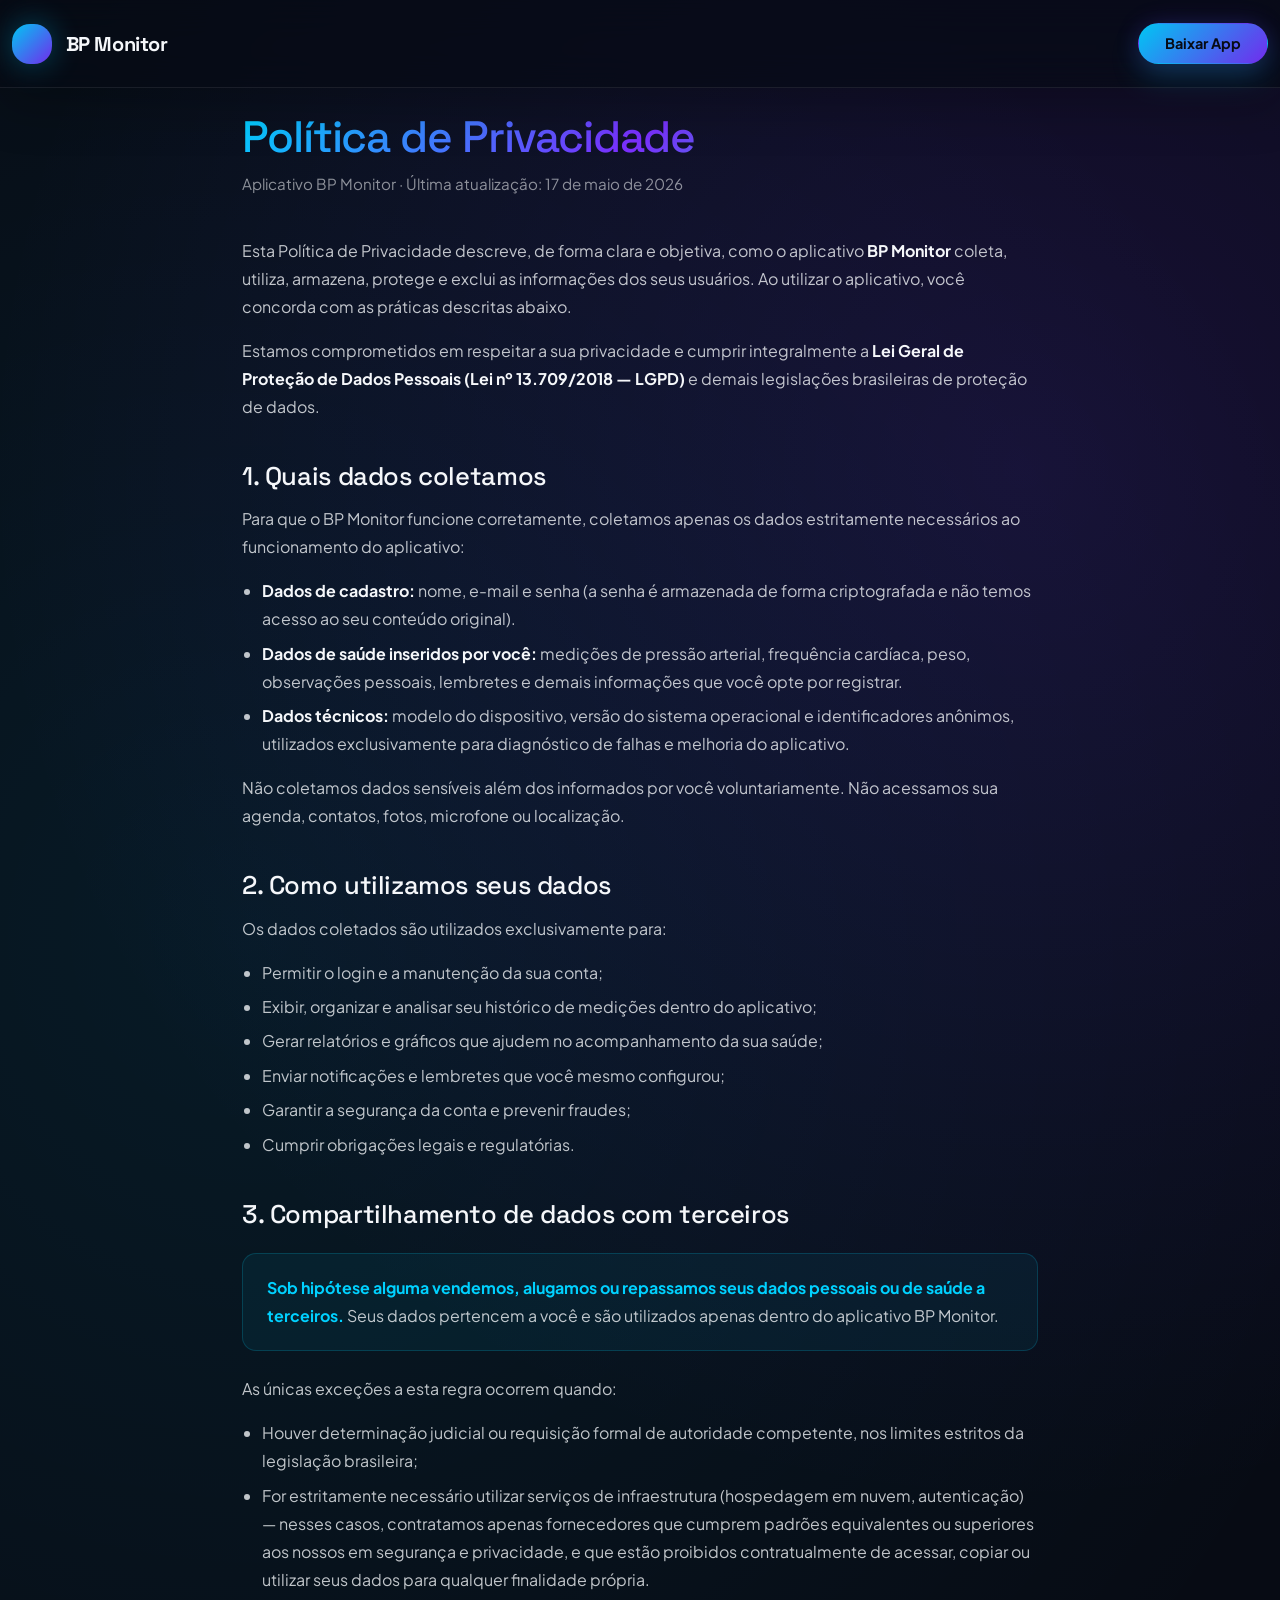
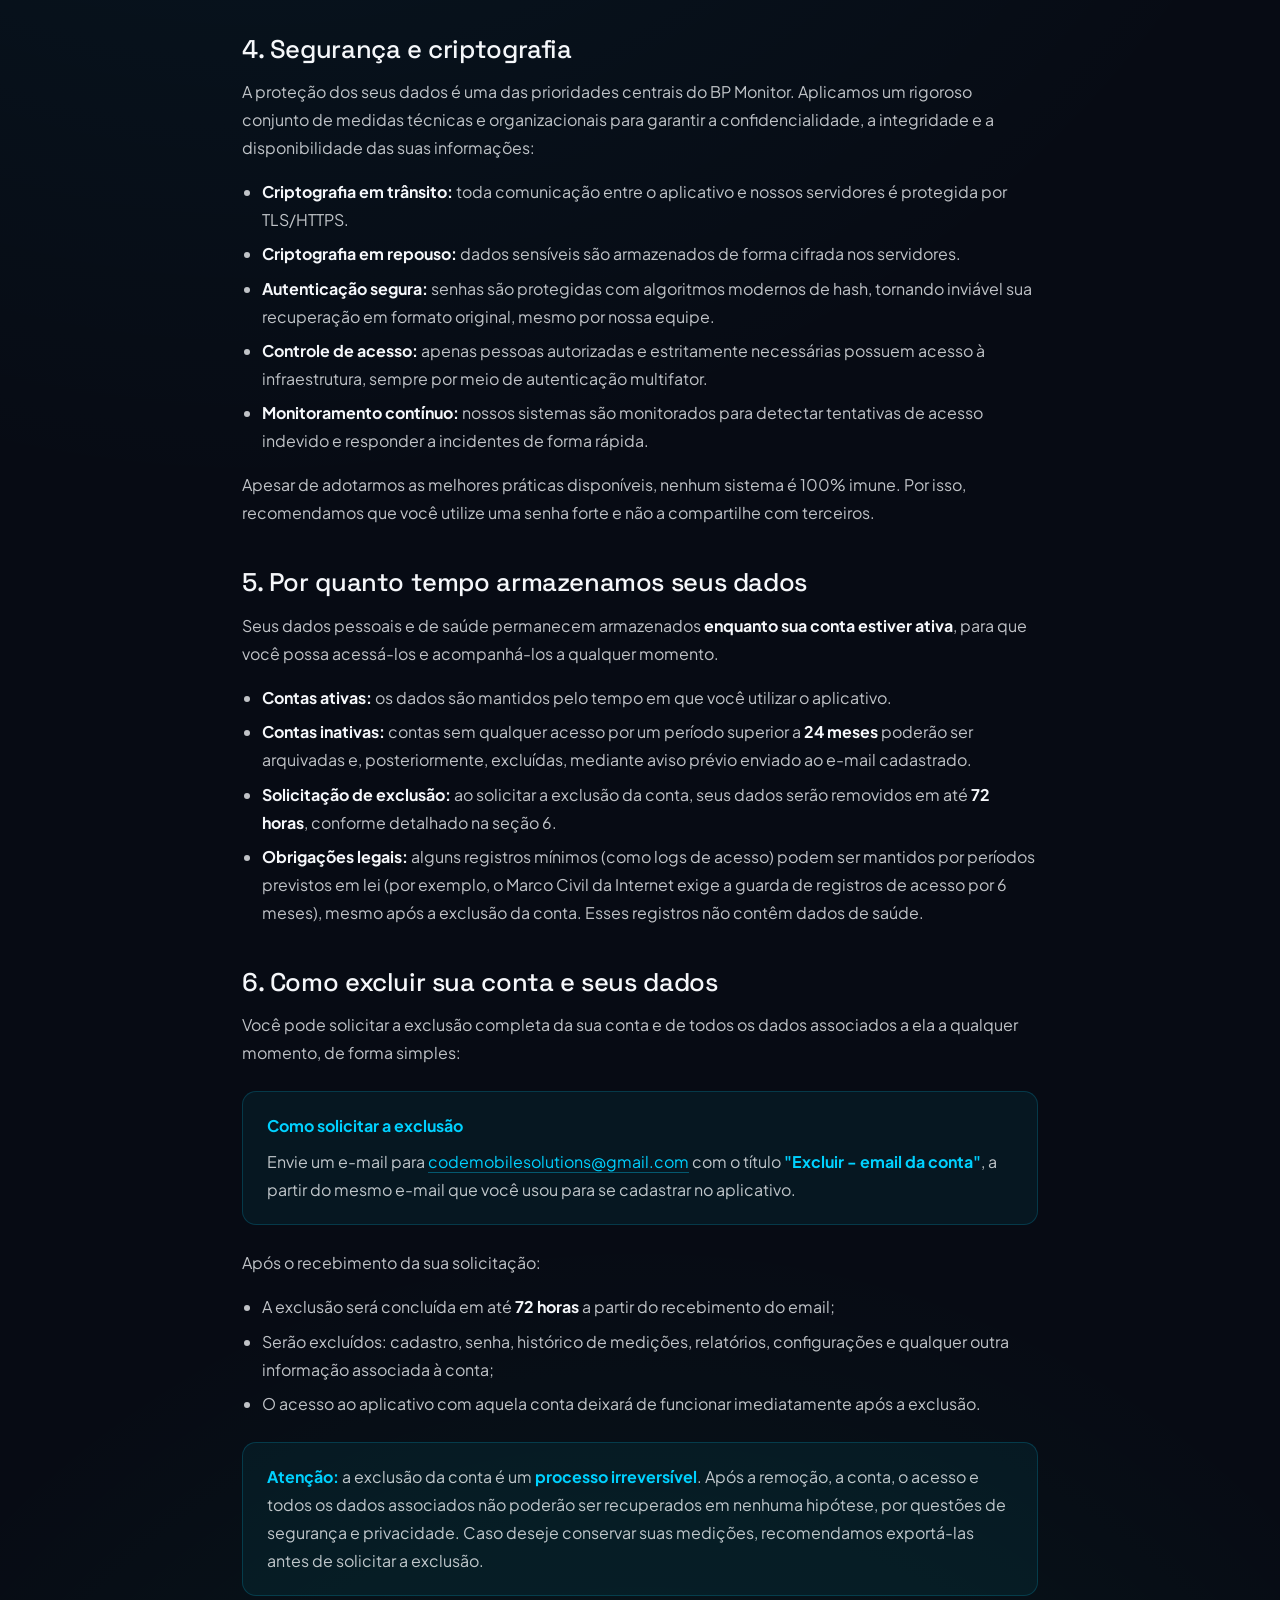
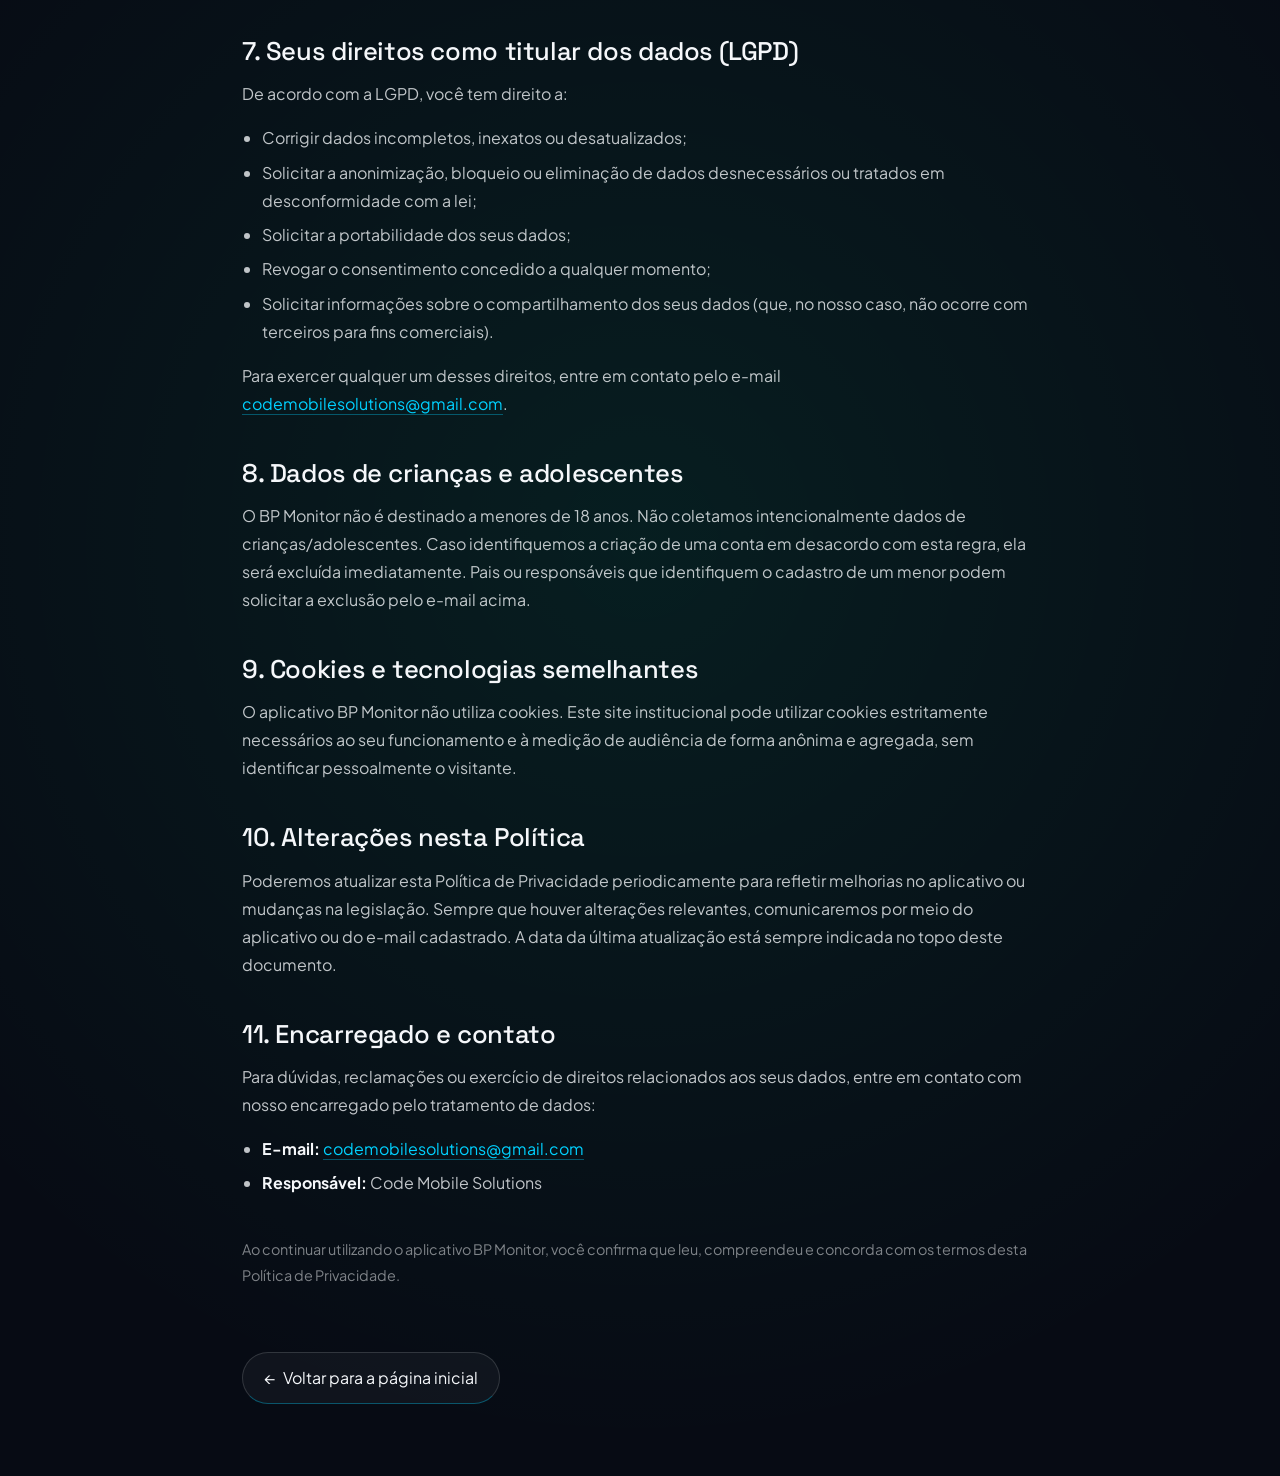
<file: privacidade.html>
<!DOCTYPE html>
<html lang="pt-BR">
<head>
  <meta charset="UTF-8">
  <meta name="viewport" content="width=device-width, initial-scale=1.0">
  <title>Política de Privacidade | BP Monitor</title>
  <meta name="description" content="Política de Privacidade do aplicativo BP Monitor. Saiba como protegemos seus dados, nossas práticas de segurança, retenção e exclusão de conta em conformidade com a LGPD.">
  <meta name="robots" content="index, follow">
  <meta name="theme-color" content="#070B14">

  <link rel="preconnect" href="https://fonts.googleapis.com">
  <link rel="preconnect" href="https://fonts.gstatic.com" crossorigin>
  <link href="https://fonts.googleapis.com/css2?family=Space+Grotesk:wght@400;500;700&family=Plus+Jakarta+Sans:wght@400;500;600;700;800&display=swap" rel="stylesheet">
  <link href="https://cdn.jsdelivr.net/npm/bootstrap@5.3.3/dist/css/bootstrap.min.css" rel="stylesheet" integrity="sha384-QWTKZyjpPEjISv5WaRU9OFeRpok6YctnYmDr5pNlyT2bRjXh0JMhjY6hW+ALEwIH" crossorigin="anonymous">
  <link rel="stylesheet" href="css/style.min.css">

  <style>
    .legal-shell {
      max-width: 860px;
      margin: 0 auto;
      padding: clamp(7rem, 12vh, 9rem) clamp(1.25rem, 4vw, 2rem) clamp(4rem, 8vh, 6rem);
      color: var(--text-primary, #F5F7FA);
      font-family: "Plus Jakarta Sans", system-ui, sans-serif;
      line-height: 1.75;
    }
    .legal-shell h1 {
      font-family: "Space Grotesk", system-ui, sans-serif;
      font-size: clamp(2rem, 4vw, 2.75rem);
      letter-spacing: -0.025em;
      line-height: 1.15;
      margin-bottom: 0.5rem;
      background: linear-gradient(135deg, #00D1FF 0%, #7B2EFF 50%, #00FFB2 100%);
      -webkit-background-clip: text;
      background-clip: text;
      color: transparent;
    }
    .legal-shell .legal-meta {
      color: rgba(245, 247, 250, 0.55);
      font-size: 0.95rem;
      margin-bottom: 2.5rem;
    }
    .legal-shell h2 {
      font-family: "Space Grotesk", system-ui, sans-serif;
      font-size: clamp(1.3rem, 2vw, 1.6rem);
      margin-top: 2.5rem;
      margin-bottom: 0.85rem;
      color: #F5F7FA;
      letter-spacing: -0.015em;
    }
    .legal-shell h3 {
      font-family: "Space Grotesk", system-ui, sans-serif;
      font-size: 1.1rem;
      margin-top: 1.5rem;
      margin-bottom: 0.5rem;
      color: #F5F7FA;
    }
    .legal-shell p,
    .legal-shell ul {
      color: rgba(245, 247, 250, 0.78);
      font-size: 1rem;
    }
    .legal-shell ul {
      padding-left: 1.25rem;
    }
    .legal-shell ul li {
      margin-bottom: 0.4rem;
    }
    .legal-shell a {
      color: #00D1FF;
      text-decoration: none;
      border-bottom: 1px solid rgba(0, 209, 255, 0.35);
      transition: color 0.2s, border-color 0.2s;
    }
    .legal-shell a:hover,
    .legal-shell a:focus-visible {
      color: #7B2EFF;
      border-bottom-color: #7B2EFF;
    }
    .legal-shell strong {
      color: #F5F7FA;
    }
    .legal-shell .legal-callout {
      background: rgba(0, 209, 255, 0.06);
      border: 1px solid rgba(0, 209, 255, 0.18);
      border-radius: 14px;
      padding: 1.25rem 1.5rem;
      margin: 1.5rem 0;
    }
    .legal-shell .legal-callout strong {
      color: #00D1FF;
    }
    .legal-back {
      display: inline-flex;
      align-items: center;
      gap: 0.5rem;
      margin-top: 3rem;
      padding: 0.7rem 1.3rem;
      border-radius: 999px;
      border: 1px solid rgba(245, 247, 250, 0.15);
      background: rgba(255, 255, 255, 0.04);
      color: #F5F7FA !important;
      text-decoration: none !important;
      transition: background 0.2s, border-color 0.2s, transform 0.2s;
    }
    .legal-back:hover {
      background: rgba(0, 209, 255, 0.1);
      border-color: rgba(0, 209, 255, 0.4);
      transform: translateY(-1px);
    }
  </style>
</head>
<body>
  <header style="position: relative; z-index: 1040;">
    <nav id="mainNav" class="navbar navbar-expand-lg fixed-top navbar-tech scrolled" style="z-index: 1040;">
      <div class="container">
        <a class="navbar-brand brand-mark" href="index.html" aria-label="BP Monitor - início" style="cursor: pointer;">
          <span class="brand-logo"><i class="bi bi-heart-pulse-fill"></i></span>
          <span>BP Monitor</span>
        </a>
        <a class="btn btn-sm btn-nav btn-primary-tech ms-auto" href="https://play.google.com/store/apps/details?id=br.codemobilesolutions.bpmonitor&hl=pt" target="_blank" rel="noopener noreferrer">Baixar App</a>
      </div>
    </nav>
  </header>

  <main>
    <article class="legal-shell">
      <h1>Política de Privacidade</h1>
      <p class="legal-meta">Aplicativo BP Monitor &middot; Última atualização: 17 de maio de 2026</p>

      <p>Esta Política de Privacidade descreve, de forma clara e objetiva, como o aplicativo <strong>BP Monitor</strong> coleta, utiliza, armazena, protege e exclui as informações dos seus usuários. Ao utilizar o aplicativo, você concorda com as práticas descritas abaixo.</p>

      <p>Estamos comprometidos em respeitar a sua privacidade e cumprir integralmente a <strong>Lei Geral de Proteção de Dados Pessoais (Lei nº 13.709/2018 — LGPD)</strong> e demais legislações brasileiras de proteção de dados.</p>

      <h2>1. Quais dados coletamos</h2>
      <p>Para que o BP Monitor funcione corretamente, coletamos apenas os dados estritamente necessários ao funcionamento do aplicativo:</p>
      <ul>
        <li><strong>Dados de cadastro:</strong> nome, e-mail e senha (a senha é armazenada de forma criptografada e não temos acesso ao seu conteúdo original).</li>
        <li><strong>Dados de saúde inseridos por você:</strong> medições de pressão arterial, frequência cardíaca, peso, observações pessoais, lembretes e demais informações que você opte por registrar.</li>
        <li><strong>Dados técnicos:</strong> modelo do dispositivo, versão do sistema operacional e identificadores anônimos, utilizados exclusivamente para diagnóstico de falhas e melhoria do aplicativo.</li>
      </ul>
      <p>Não coletamos dados sensíveis além dos informados por você voluntariamente. Não acessamos sua agenda, contatos, fotos, microfone ou localização.</p>

      <h2>2. Como utilizamos seus dados</h2>
      <p>Os dados coletados são utilizados exclusivamente para:</p>
      <ul>
        <li>Permitir o login e a manutenção da sua conta;</li>
        <li>Exibir, organizar e analisar seu histórico de medições dentro do aplicativo;</li>
        <li>Gerar relatórios e gráficos que ajudem no acompanhamento da sua saúde;</li>
        <li>Enviar notificações e lembretes que você mesmo configurou;</li>
        <li>Garantir a segurança da conta e prevenir fraudes;</li>
        <li>Cumprir obrigações legais e regulatórias.</li>
      </ul>

      <h2>3. Compartilhamento de dados com terceiros</h2>
      <div class="legal-callout">
        <p style="margin: 0;"><strong>Sob hipótese alguma vendemos, alugamos ou repassamos seus dados pessoais ou de saúde a terceiros.</strong> Seus dados pertencem a você e são utilizados apenas dentro do aplicativo BP Monitor.</p>
      </div>
      <p>As únicas exceções a esta regra ocorrem quando:</p>
      <ul>
        <li>Houver determinação judicial ou requisição formal de autoridade competente, nos limites estritos da legislação brasileira;</li>
        <li>For estritamente necessário utilizar serviços de infraestrutura (hospedagem em nuvem, autenticação) — nesses casos, contratamos apenas fornecedores que cumprem padrões equivalentes ou superiores aos nossos em segurança e privacidade, e que estão proibidos contratualmente de acessar, copiar ou utilizar seus dados para qualquer finalidade própria.</li>
      </ul>

      <h2>4. Segurança e criptografia</h2>
      <p>A proteção dos seus dados é uma das prioridades centrais do BP Monitor. Aplicamos um rigoroso conjunto de medidas técnicas e organizacionais para garantir a confidencialidade, a integridade e a disponibilidade das suas informações:</p>
      <ul>
        <li><strong>Criptografia em trânsito:</strong> toda comunicação entre o aplicativo e nossos servidores é protegida por TLS/HTTPS.</li>
        <li><strong>Criptografia em repouso:</strong> dados sensíveis são armazenados de forma cifrada nos servidores.</li>
        <li><strong>Autenticação segura:</strong> senhas são protegidas com algoritmos modernos de hash, tornando inviável sua recuperação em formato original, mesmo por nossa equipe.</li>
        <li><strong>Controle de acesso:</strong> apenas pessoas autorizadas e estritamente necessárias possuem acesso à infraestrutura, sempre por meio de autenticação multifator.</li>
        <li><strong>Monitoramento contínuo:</strong> nossos sistemas são monitorados para detectar tentativas de acesso indevido e responder a incidentes de forma rápida.</li>
      </ul>
      <p>Apesar de adotarmos as melhores práticas disponíveis, nenhum sistema é 100% imune. Por isso, recomendamos que você utilize uma senha forte e não a compartilhe com terceiros.</p>

      <h2>5. Por quanto tempo armazenamos seus dados</h2>
      <p>Seus dados pessoais e de saúde permanecem armazenados <strong>enquanto sua conta estiver ativa</strong>, para que você possa acessá-los e acompanhá-los a qualquer momento.</p>
      <ul>
        <li><strong>Contas ativas:</strong> os dados são mantidos pelo tempo em que você utilizar o aplicativo.</li>
        <li><strong>Contas inativas:</strong> contas sem qualquer acesso por um período superior a <strong>24 meses</strong> poderão ser arquivadas e, posteriormente, excluídas, mediante aviso prévio enviado ao e-mail cadastrado.</li>
        <li><strong>Solicitação de exclusão:</strong> ao solicitar a exclusão da conta, seus dados serão removidos em até <strong>72 horas</strong>, conforme detalhado na seção 6.</li>
        <li><strong>Obrigações legais:</strong> alguns registros mínimos (como logs de acesso) podem ser mantidos por períodos previstos em lei (por exemplo, o Marco Civil da Internet exige a guarda de registros de acesso por 6 meses), mesmo após a exclusão da conta. Esses registros não contêm dados de saúde.</li>
      </ul>

      <h2>6. Como excluir sua conta e seus dados</h2>
      <p>Você pode solicitar a exclusão completa da sua conta e de todos os dados associados a ela a qualquer momento, de forma simples:</p>

      <div class="legal-callout">
        <p style="margin: 0 0 0.5rem 0;"><strong>Como solicitar a exclusão</strong></p>
        <p style="margin: 0;">Envie um e-mail para <a href="mailto:codemobilesolutions@gmail.com?subject=Excluir%20-%20email%20da%20conta">codemobilesolutions@gmail.com</a> com o título <strong>"Excluir - email da conta"</strong>, a partir do mesmo e-mail que você usou para se cadastrar no aplicativo.</p>
      </div>

      <p>Após o recebimento da sua solicitação:</p>
      <ul>
        <li>A exclusão será concluída em até <strong>72 horas</strong> a partir do recebimento do email;</li>
        <li>Serão excluídos: cadastro, senha, histórico de medições, relatórios, configurações e qualquer outra informação associada à conta;</li>
        <li>O acesso ao aplicativo com aquela conta deixará de funcionar imediatamente após a exclusão.</li>
      </ul>

      <div class="legal-callout">
        <p style="margin: 0;"><strong>Atenção:</strong> a exclusão da conta é um <strong>processo irreversível</strong>. Após a remoção, a conta, o acesso e todos os dados associados não poderão ser recuperados em nenhuma hipótese, por questões de segurança e privacidade. Caso deseje conservar suas medições, recomendamos exportá-las antes de solicitar a exclusão.</p>
      </div>

      <h2>7. Seus direitos como titular dos dados (LGPD)</h2>
      <p>De acordo com a LGPD, você tem direito a:</p>
      <ul>
        <li>Corrigir dados incompletos, inexatos ou desatualizados;</li>
        <li>Solicitar a anonimização, bloqueio ou eliminação de dados desnecessários ou tratados em desconformidade com a lei;</li>
        <li>Solicitar a portabilidade dos seus dados;</li>
        <li>Revogar o consentimento concedido a qualquer momento;</li>
        <li>Solicitar informações sobre o compartilhamento dos seus dados (que, no nosso caso, não ocorre com terceiros para fins comerciais).</li>
      </ul>
      <p>Para exercer qualquer um desses direitos, entre em contato pelo e-mail <a href="mailto:codemobilesolutions@gmail.com">codemobilesolutions@gmail.com</a>.</p>

      <h2>8. Dados de crianças e adolescentes</h2>
      <p>O BP Monitor não é destinado a menores de 18 anos. Não coletamos intencionalmente dados de crianças/adolescentes. Caso identifiquemos a criação de uma conta em desacordo com esta regra, ela será excluída imediatamente. Pais ou responsáveis que identifiquem o cadastro de um menor podem solicitar a exclusão pelo e-mail acima.</p>

      <h2>9. Cookies e tecnologias semelhantes</h2>
      <p>O aplicativo BP Monitor não utiliza cookies. Este site institucional pode utilizar cookies estritamente necessários ao seu funcionamento e à medição de audiência de forma anônima e agregada, sem identificar pessoalmente o visitante.</p>

      <h2>10. Alterações nesta Política</h2>
      <p>Poderemos atualizar esta Política de Privacidade periodicamente para refletir melhorias no aplicativo ou mudanças na legislação. Sempre que houver alterações relevantes, comunicaremos por meio do aplicativo ou do e-mail cadastrado. A data da última atualização está sempre indicada no topo deste documento.</p>

      <h2>11. Encarregado e contato</h2>
      <p>Para dúvidas, reclamações ou exercício de direitos relacionados aos seus dados, entre em contato com nosso encarregado pelo tratamento de dados:</p>
      <ul>
        <li><strong>E-mail:</strong> <a href="mailto:codemobilesolutions@gmail.com">codemobilesolutions@gmail.com</a></li>
        <li><strong>Responsável:</strong> Code Mobile Solutions</li>
      </ul>

      <p style="margin-top: 2.5rem; font-size: 0.9rem; color: rgba(245, 247, 250, 0.5);">Ao continuar utilizando o aplicativo BP Monitor, você confirma que leu, compreendeu e concorda com os termos desta Política de Privacidade.</p>

      <a href="index.html" class="legal-back">
        <span aria-hidden="true">&larr;</span>
        <span>Voltar para a página inicial</span>
      </a>
    </article>
  </main>
</body>
</html>
</file>
<file: css/style.min.css>
:root{--bg-primary:#070b14;--bg-secondary:#0c1222;--surface:rgba(10, 18, 34, 0.56);--surface-strong:rgba(9, 16, 31, 0.82);--stroke:rgba(255, 255, 255, 0.1);--text-primary:#f5f7fa;--text-secondary:rgba(245, 247, 250, 0.76);--text-muted:rgba(245, 247, 250, 0.58);--neon-blue:#00d1ff;--neon-purple:#7b2eff;--neon-green:#00ffb2;--danger-soft:#ff5f8f;--gradient-main:linear-gradient(135deg, rgba(0, 209, 255, 0.95), rgba(123, 46, 255, 0.92));--gradient-alt:linear-gradient(135deg, rgba(123, 46, 255, 0.85), rgba(0, 255, 178, 0.85));--shadow-neon:0 0 24px rgba(0, 209, 255, 0.22),0 0 60px rgba(123, 46, 255, 0.14);--shadow-card:0 30px 70px rgba(1, 8, 20, 0.45);--radius-xl:32px;--radius-lg:24px;--radius-md:18px;--radius-sm:14px;--container-max:1200px;--nav-height:88px}*{box-sizing:border-box}html{scroll-behavior:smooth}body{margin:0;font-family:"Plus Jakarta Sans",sans-serif;background:radial-gradient(circle at 20% 20%,rgba(0,209,255,.08),transparent 30%),radial-gradient(circle at 80% 10%,rgba(123,46,255,.14),transparent 24%),radial-gradient(circle at 50% 80%,rgba(0,255,178,.08),transparent 24%),var(--bg-primary);color:var(--text-primary);overflow-x:hidden}img{max-width:100%;display:block}a{color:inherit;text-decoration:none}footer,header,main{position:relative;z-index:1}.smooth-anchor{pointer-events:auto!important;touch-action:auto!important}header{pointer-events:auto!important;z-index:1040!important}.container{max-width:var(--container-max)}.particles-layer{position:fixed;inset:0;z-index:0;pointer-events:none;opacity:.7}.ambient{position:fixed;border-radius:50%;filter:blur(70px);opacity:.42;pointer-events:none;z-index:0}.ambient-one{width:22rem;height:22rem;top:12%;left:-8%;background:rgba(0,209,255,.22);animation:drift 10s ease-in-out infinite alternate}.ambient-two{width:28rem;height:28rem;right:-8%;bottom:10%;background:rgba(123,46,255,.18);animation:drift 14s ease-in-out infinite alternate-reverse}.section-shell{position:relative;padding:110px 0;border-top:2px solid rgba(255,255,255,.08)}.section-shell::before{content:"";position:absolute;top:0;left:0;right:0;height:1px;background:linear-gradient(90deg,transparent,rgba(0,209,255,.4),transparent)}.hero-section{background:linear-gradient(180deg,rgba(0,209,255,.04),transparent 40%),linear-gradient(180deg,transparent 60%,rgba(123,46,255,.03))}.benefits-section{background:linear-gradient(180deg,rgba(123,46,255,.05),transparent 50%),linear-gradient(180deg,transparent 50%,rgba(0,255,178,.03));border-top:2px solid rgba(0,209,255,.12)}.timeline-section{background:linear-gradient(180deg,rgba(0,255,178,.04),transparent 50%),linear-gradient(180deg,transparent 50%,rgba(0,209,255,.03));border-top:2px solid rgba(123,46,255,.12)}.app-showcase-section{background:linear-gradient(180deg,rgba(0,209,255,.05),transparent 50%),linear-gradient(180deg,transparent 50%,rgba(123,46,255,.03));border-top:2px solid rgba(0,255,178,.12)}.testimonials-section{background:linear-gradient(180deg,rgba(123,46,255,.04),transparent 50%),linear-gradient(180deg,transparent 50%,rgba(0,209,255,.03));border-top:2px solid rgba(0,209,255,.12)}.final-cta-section{background:linear-gradient(180deg,rgba(0,209,255,.08),transparent 60%),linear-gradient(180deg,transparent 40%,rgba(123,46,255,.08));border-top:2px solid rgba(0,255,178,.12)}.section-heading{max-width:760px}.section-badge,.section-kicker{display:inline-flex;align-items:center;gap:.65rem;padding:.7rem 1rem;border-radius:999px;border:1px solid rgba(0,209,255,.22);background:rgba(8,15,28,.58);color:var(--text-primary);backdrop-filter:blur(14px);box-shadow:inset 0 1px 0 rgba(255,255,255,.06);font-size:.88rem;letter-spacing:.08em;text-transform:uppercase}.section-kicker{color:var(--neon-blue)}.badge-dot{width:.65rem;height:.65rem;border-radius:50%;background:var(--neon-green);box-shadow:0 0 14px var(--neon-green);animation:pulseGlow 2s ease-in-out infinite}.final-cta-card h2,.hero-title,.section-heading h2,.showcase-copy h3,.slide-panel h3{font-family:"Space Grotesk",sans-serif;letter-spacing:-.03em}.section-heading h2{margin:1rem 0 .85rem;font-size:clamp(2rem, 4vw, 3.5rem);line-height:1.06}.feature-card p,.final-cta-card p,.footer-copy,.hero-subtitle,.section-heading p,.showcase-copy p,.slide-panel p,.testimonial-card p,.timeline-item p{color:var(--text-secondary);line-height:1.8}.glass-card{background:linear-gradient(180deg,rgba(255,255,255,.1),rgba(255,255,255,.04));border:1px solid var(--stroke);box-shadow:var(--shadow-card);backdrop-filter:blur(18px)}.navbar-tech{min-height:var(--nav-height);transition:background .35s ease,box-shadow .35s ease,border-color .35s ease,backdrop-filter .35s ease}.navbar-tech.scrolled{background:rgba(7,11,20,.7);border-bottom:1px solid rgba(255,255,255,.08);backdrop-filter:blur(18px);box-shadow:0 18px 50px rgba(0,0,0,.24)}.brand-mark{display:inline-flex;align-items:center;gap:.85rem;font-family:"Space Grotesk",sans-serif;font-weight:700;letter-spacing:-.02em;color:var(--text-primary)}.brand-logo{width:2.5rem;height:2.5rem;display:grid;place-items:center;border-radius:18px;background:var(--gradient-main);color:var(--bg-primary);box-shadow:0 0 30px rgba(0,209,255,.32)}.navbar-nav .nav-link{color:var(--text-secondary);font-weight:600;padding:.8rem 1rem;position:relative}.navbar-nav .nav-link::after{content:"";position:absolute;left:1rem;right:1rem;bottom:.45rem;height:2px;background:var(--gradient-main);transform:scaleX(0);transform-origin:left;transition:transform .25s ease}.navbar-nav .nav-link:focus,.navbar-nav .nav-link:hover{color:var(--text-primary)}.navbar-nav .nav-link:focus::after,.navbar-nav .nav-link:hover::after{transform:scaleX(1)}.nav-toggle{border:1px solid rgba(255,255,255,.16);background:rgba(255,255,255,.05);padding:.5rem .75rem;border-radius:14px}.navbar-toggler:focus{box-shadow:0 0 0 .2rem rgba(0,209,255,.18)}.navbar-toggler-icon{filter:invert(1)}.btn{position:relative;overflow:hidden;border-radius:999px;font-weight:700;border-width:1px}.btn-nav,.btn-primary-tech{color:var(--bg-primary);background:var(--gradient-main);border-color:transparent;box-shadow:0 14px 30px rgba(0,209,255,.18),0 0 24px rgba(123,46,255,.18)}.btn-nav:focus,.btn-nav:hover,.btn-primary-tech:focus,.btn-primary-tech:hover{color:var(--bg-primary);transform:translateY(-2px);box-shadow:0 18px 40px rgba(0,209,255,.25),0 0 34px rgba(123,46,255,.2)}.btn-outline-tech{color:var(--text-primary);border-color:rgba(255,255,255,.18);background:rgba(255,255,255,.02);backdrop-filter:blur(12px)}.btn-outline-tech:focus,.btn-outline-tech:hover{color:var(--text-primary);background:rgba(255,255,255,.06);border-color:rgba(0,209,255,.44);transform:translateY(-2px)}.btn-lg{padding:1rem 1.5rem}.btn-xl{min-width:220px;padding:1.1rem 1.8rem}.hero-section{padding-top:120px}.hero-title{margin-top:1.4rem;font-size:clamp(2.9rem, 6vw, 5.8rem);line-height:.98;max-width:11ch}.hero-subtitle{max-width:600px;font-size:1.08rem;margin-top:1.3rem}.hero-metrics .metric-card{padding:1.2rem;border-radius:var(--radius-md);height:100%}.metric-card strong{display:block;font-size:1.5rem;margin-bottom:.3rem;color:var(--neon-green)}.metric-card span{color:var(--text-muted);font-size:.92rem}.hero-visual,.hero-visual-container{position:relative;min-height:620px;display:grid;place-items:center}.phone-3d-wrapper{position:relative;width:100%;height:100%;perspective:1200px;display:grid;place-items:center}.phone-3d-stage{position:relative;width:320px;height:640px;transform:rotateX(12deg) rotateY(-10deg) rotateZ(0);transform-style:preserve-3d;transition:transform .8s ease-out}.phone-3d-stage:hover{transform:rotateX(8deg) rotateY(-5deg) rotateZ(0)}.phone-screen-content{position:absolute;inset:0;width:100%;height:100%;border-radius:40px;overflow:hidden;background:#000;box-shadow:0 0 40px rgba(0,209,255,.3),inset 0 0 30px rgba(0,0,0,.8);z-index:2}.content-stream{position:absolute;width:100%;height:100%;display:flex;flex-direction:column;animation:screenScroll 24s ease-in-out infinite}.screen-slide{width:100%;height:100%;flex-shrink:0;object-fit:cover}.phone-frame-3d{position:absolute;inset:0;width:100%;height:100%;border-radius:40px;border:12px solid #0a0a0a;box-shadow:0 0 0 2px #1a1a1a,0 20px 60px rgba(0,209,255,.2),0 0 80px rgba(123,46,255,.15),inset -2px -2px 10px rgba(0,209,255,.1);pointer-events:none;z-index:3;background:linear-gradient(135deg,rgba(0,209,255,.08),transparent)}.phone-notch{position:absolute;top:8px;left:50%;transform:translateX(-50%);width:180px;height:26px;background:#000;border-radius:0 0 24px 24px;box-shadow:0 4px 12px rgba(0,0,0,.9)}.phone-home-button{position:absolute;bottom:10px;left:50%;transform:translateX(-50%);width:120px;height:4px;background:#1a1a1a;border-radius:999px;opacity:.5}.orb{position:absolute;border-radius:50%;filter:blur(12px);opacity:.85}.orb-a{width:180px;height:180px;top:16%;left:10%;background:radial-gradient(circle,rgba(0,209,255,.8),rgba(0,209,255,0))}.orb-b{width:210px;height:210px;bottom:14%;right:6%;background:radial-gradient(circle,rgba(123,46,255,.72),rgba(123,46,255,0))}.orb-c{width:120px;height:120px;right:18%;top:10%;background:radial-gradient(circle,rgba(0,255,178,.72),rgba(0,255,178,0))}.phone-glow,.phone-shadow,.showcase-light{position:absolute;inset:auto;border-radius:50%;pointer-events:none}.phone-glow{width:320px;height:320px;bottom:8%;left:50%;transform:translateX(-50%);background:radial-gradient(circle,rgba(0,209,255,.24),rgba(123,46,255,.14),transparent 65%);filter:blur(14px);animation:pulseHalo 4.2s ease-in-out infinite}.phone-shadow{width:280px;height:50px;bottom:1%;left:50%;transform:translateX(-50%);background:rgba(0,0,0,.45);filter:blur(20px)}.showcase-phone{position:relative;border-radius:46px;padding:16px;background:linear-gradient(180deg,rgba(255,255,255,.14),rgba(255,255,255,.04));border:1px solid rgba(255,255,255,.18);box-shadow:var(--shadow-neon)}.showcase-phone-image{width:100%;border-radius:34px;object-fit:cover}.info-label,.mini-label{display:inline-flex;align-items:center;gap:.45rem;color:var(--neon-blue);font-size:.78rem;text-transform:uppercase;letter-spacing:.08em}.floating-info{position:absolute;padding:1rem 1.1rem;border-radius:20px;max-width:220px;z-index:2}.floating-info strong{display:block;margin-top:.35rem;font-size:1.1rem}.floating-info small{display:block;margin-top:.25rem;color:var(--text-muted)}.floating-info-left{top:15%;right:75%}.floating-info-right{right:75%;top:50%;bottom:auto}.feature-card,.final-cta-card,.showcase-copy,.showcase-slider,.testimonial-card,.timeline-item{border-radius:var(--radius-xl)}.feature-card{position:relative;padding:1.8rem;overflow:hidden;transition:transform .3s ease,border-color .3s ease,box-shadow .3s ease}.feature-card::before{content:"";position:absolute;inset:auto -25% -30% auto;width:180px;height:180px;background:radial-gradient(circle,rgba(0,209,255,.18),transparent 65%);transform:translateZ(0)}.feature-card:hover{transform:translateY(-10px);border-color:rgba(0,209,255,.3);box-shadow:0 24px 60px rgba(0,0,0,.28),0 0 28px rgba(0,209,255,.16)}.icon-shell{width:68px;height:68px;display:grid;place-items:center;border-radius:20px;margin-bottom:1.25rem;background:linear-gradient(160deg,rgba(0,209,255,.18),rgba(123,46,255,.18));color:var(--neon-blue);font-size:1.6rem;box-shadow:inset 0 0 0 1px rgba(255,255,255,.08),0 0 24px rgba(0,209,255,.12)}.feature-card:hover .icon-shell{animation:pulseGlow 1.8s ease-in-out infinite}.feature-card h3,.testimonial-card h3,.timeline-item h3{font-size:1.28rem;margin-bottom:.9rem}.timeline-wrap{position:relative;display:grid;gap:1.4rem;max-width:980px;margin-inline:auto}.timeline-line{position:absolute;left:32px;top:2rem;bottom:2rem;width:2px;background:linear-gradient(180deg,rgba(0,209,255,0),rgba(0,209,255,.9),rgba(123,46,255,.9),rgba(0,255,178,0));box-shadow:0 0 16px rgba(0,209,255,.4)}.timeline-item{position:relative;margin-left:4rem;padding:1.6rem 1.8rem}.timeline-step{position:absolute;left:-4rem;top:1.5rem;width:64px;height:64px;display:grid;place-items:center;border-radius:20px;background:var(--gradient-main);color:var(--bg-primary);font-family:"Space Grotesk",sans-serif;font-weight:700;box-shadow:0 0 22px rgba(0,209,255,.3)}.timeline-item-alt{margin-left:7rem}.showcase-layout{display:grid;gap:1.6rem;align-items:center;grid-template-columns:1.05fr 1.15fr 0.95fr}.showcase-copy,.showcase-slider{padding:2rem}.showcase-list li{display:flex;align-items:center;gap:.75rem;margin-top:.85rem;color:var(--text-secondary)}.showcase-list i{color:var(--neon-green)}.showcase-phone-wrap{position:relative;min-height:620px;display:grid;place-items:center}.showcase-phone{width:min(100%,380px);z-index:2}.showcase-light{width:420px;height:420px;background:radial-gradient(circle,rgba(123,46,255,.28),rgba(0,209,255,.1),transparent 70%);filter:blur(12px);animation:pulseHalo 5s ease-in-out infinite}.floating-shot{position:absolute;width:180px;padding:.7rem;border-radius:28px;overflow:hidden;z-index:3}.floating-shot img{aspect-ratio:9/19;object-fit:cover;border-radius:22px}.floating-shot-left{left:0;bottom:8%}.floating-shot-top{top:5%;right:12%}.floating-shot-right{right:-1%;bottom:16%}.slide-panel{min-height:250px;display:flex;flex-direction:column;justify-content:center}.swiper-pagination-bullet{background:rgba(255,255,255,.34);opacity:1}.swiper-pagination-bullet-active{background:var(--neon-blue);box-shadow:0 0 12px rgba(0,209,255,.6)}.testimonials-section .swiper-slide{height:auto}.testimonial-card{padding:2rem}.testimonial-head{display:flex;align-items:center;gap:1rem;margin-bottom:1.3rem}.testimonial-head img{width:72px;height:72px;border-radius:50%;object-fit:cover;border:2px solid rgba(0,209,255,.3)}.testimonial-head p{margin:0;color:var(--text-muted)}.stars{display:flex;gap:.3rem;margin-bottom:1rem;color:#ffd66b}.gallery-section{padding-bottom:100px;position:relative}.gallery-counter{text-align:center;margin-bottom:.5rem;font-family:"Space Grotesk",sans-serif;letter-spacing:.08em}.counter-current{font-size:2.6rem;font-weight:700;background:linear-gradient(135deg,var(--neon-blue),var(--neon-purple));-webkit-background-clip:text;-webkit-text-fill-color:transparent;background-clip:text;transition:all .4s cubic-bezier(.34, 1.56, .64, 1)}.counter-sep{font-size:1.4rem;color:var(--text-muted);margin:0 .4rem;font-weight:300}.counter-total{font-size:1.4rem;color:var(--text-muted);font-weight:400}.gallery-info-panel{text-align:center;margin-bottom:2.5rem;min-height:60px}.gallery-info-title{font-size:1.5rem;font-weight:700;color:var(--text-primary);margin:0 0 .3rem 0;transition:all .5s ease;letter-spacing:-.02em}.gallery-info-desc{font-size:.95rem;color:var(--text-secondary);margin:0;transition:all .5s ease}.gallery-coverflow-wrap{position:relative;width:100%;padding:2rem 0 3rem}.gallery-ambient-glow{position:absolute;top:50%;left:50%;transform:translate(-50%,-55%);width:320px;height:500px;background:radial-gradient(ellipse,rgba(0,209,255,.18) 0,rgba(123,46,255,.12) 40%,transparent 70%);filter:blur(60px);pointer-events:none;z-index:0;animation:glowPulse 4s ease-in-out infinite alternate}@keyframes glowPulse{0%{opacity:.7;transform:translate(-50%,-55%) scale(1)}100%{opacity:1;transform:translate(-50%,-55%) scale(1.1)}}.swiper.galleryCoverflow{width:100%;max-width:1100px;margin:0 auto;overflow:visible!important;padding:40px 0 60px}.galleryCoverflow .swiper-wrapper{align-items:center}.galleryCoverflow .swiper-slide{width:260px;transition:all .6s cubic-bezier(.25, .46, .45, .94);filter:blur(2px) brightness(.5);opacity:.5;transform:scale(.78)}.galleryCoverflow .swiper-slide-active{filter:blur(0) brightness(1);opacity:1;transform:scale(1);z-index:10}.galleryCoverflow .swiper-slide-next,.galleryCoverflow .swiper-slide-prev{filter:blur(1px) brightness(.7);opacity:.7;transform:scale(.88)}.gallery-phone{position:relative;display:flex;flex-direction:column;align-items:center}.phone-frame{position:relative;width:100%;aspect-ratio:9/19.2;background:linear-gradient(145deg,#1a1f2e,#0d1117,#1a1f2e);border-radius:36px;padding:6px;box-shadow:0 0 0 1px rgba(255,255,255,.08),0 30px 80px rgba(0,0,0,.5),0 0 60px rgba(0,209,255,.08),inset 0 1px 0 rgba(255,255,255,.1);overflow:hidden;transition:box-shadow .6s ease}.swiper-slide-active .phone-frame{box-shadow:0 0 0 1px rgba(0,209,255,.2),0 40px 100px rgba(0,0,0,.6),0 0 80px rgba(0,209,255,.15),0 0 120px rgba(123,46,255,.08),inset 0 1px 0 rgba(255,255,255,.15)}.phone-notch{position:absolute;top:6px;left:50%;transform:translateX(-50%);width:90px;height:22px;background:#0a0e16;border-radius:0 0 16px 16px;z-index:10;box-shadow:0 2px 8px rgba(0,0,0,.3)}.phone-notch::after{content:'';position:absolute;top:7px;left:50%;transform:translateX(-50%);width:8px;height:8px;background:radial-gradient(circle,#1a2a3a,#0d1117);border-radius:50%;box-shadow:inset 0 0 3px rgba(0,209,255,.3)}.phone-screen{width:100%;height:100%;border-radius:30px;overflow:hidden;position:relative;background:#0a0e16}.phone-screen img{width:100%;height:100%;object-fit:cover;object-position:center top;display:block}.phone-reflection{width:80%;height:40px;margin:0 auto;background:linear-gradient(180deg,rgba(0,209,255,.12),transparent);filter:blur(20px);opacity:0;transition:opacity .6s ease;margin-top:-5px}.swiper-slide-active .phone-reflection{opacity:1}.gallery-progress{max-width:280px;margin:0 auto;padding-top:1.5rem}.progress-track{width:100%;height:3px;background:rgba(255,255,255,.08);border-radius:10px;overflow:hidden;position:relative}.progress-fill{height:100%;width:12.5%;background:linear-gradient(90deg,var(--neon-blue),var(--neon-purple));border-radius:10px;transition:width .6s cubic-bezier(.25, .46, .45, .94);box-shadow:0 0 12px rgba(0,209,255,.5)}.final-cta-section{padding-bottom:140px}.final-cta-card{position:relative;padding:clamp(2.2rem,6vw,4.4rem);text-align:center;overflow:hidden;background:radial-gradient(circle at top left,rgba(0,209,255,.22),transparent 30%),radial-gradient(circle at bottom right,rgba(123,46,255,.22),transparent 26%),linear-gradient(140deg,rgba(14,24,44,.92),rgba(8,14,26,.94));border:1px solid rgba(255,255,255,.12)}.final-cta-card h2{font-size:clamp(2.3rem, 5vw, 4rem);margin:1rem auto;max-width:12ch}.cta-pulse{position:absolute;border-radius:50%;filter:blur(8px);opacity:.7}.cta-pulse-one{width:220px;height:220px;left:-4%;top:-20%;background:radial-gradient(circle,rgba(0,209,255,.28),transparent 65%)}.cta-pulse-two{width:260px;height:260px;right:-6%;bottom:-24%;background:radial-gradient(circle,rgba(123,46,255,.32),transparent 65%)}.footer-shell{padding:0 0 2.6rem}.footer-shell .container{padding-top:2rem;border-top:1px solid rgba(255,255,255,.1)}.footer-copy{max-width:360px;margin-top:1rem}.footer-links a,.social-links a{color:var(--text-secondary);transition:color .25s ease,transform .25s ease,border-color .25s ease}.footer-links a:hover,.social-links a:hover{color:var(--text-primary);transform:translateY(-2px)}.social-links{display:flex;gap:.75rem}.social-links a{width:46px;height:46px;display:grid;place-items:center;border-radius:14px;border:1px solid rgba(255,255,255,.1);background:rgba(255,255,255,.04)}.footer-bottom{margin-top:2rem;padding-top:1.2rem;border-top:1px solid rgba(255,255,255,.08);color:var(--text-muted);text-align:center}.ripple-wave{position:absolute;width:16px;height:16px;border-radius:50%;transform:translate(-50%,-50%);background:rgba(255,255,255,.55);pointer-events:none;animation:ripple .7s ease-out forwards}@keyframes screenScroll{0%{transform:translateY(0)}13%{transform:translateY(0)}17%{transform:translateY(-100%)}30%{transform:translateY(-100%)}34%{transform:translateY(-200%)}47%{transform:translateY(-200%)}51%{transform:translateY(-300%)}64%{transform:translateY(-300%)}68%{transform:translateY(-400%)}81%{transform:translateY(-400%)}85%{transform:translateY(-500%)}98%{transform:translateY(-500%)}100%{transform:translateY(-500%)}}@keyframes floatDevice{0%,100%{transform:translate3d(0,0,0) rotateX(0) rotateY(-45deg)}50%{transform:translate3d(0,-12px,0) rotateX(0) rotateY(-42deg)}}@keyframes drift{from{transform:translate3d(0,0,0) scale(1)}to{transform:translate3d(24px,-28px,0) scale(1.08)}}@keyframes pulseGlow{0%,100%{box-shadow:0 0 0 rgba(0,209,255,0);transform:scale(1)}50%{box-shadow:0 0 22px rgba(0,209,255,.32),0 0 34px rgba(123,46,255,.18);transform:scale(1.04)}}@keyframes pulseHalo{0%,100%{transform:translateX(-50%) scale(.95);opacity:.72}50%{transform:translateX(-50%) scale(1.08);opacity:1}}@keyframes floatDevice{0%,100%{transform:translate3d(0,0,0) rotateX(0) rotateY(-7deg)}50%{transform:translate3d(0,-16px,0) rotateX(4deg) rotateY(7deg)}}@keyframes floatPanel{0%,100%{transform:translateY(0)}50%{transform:translateY(-12px)}}.floating-device{animation:floatDevice 6s ease-in-out infinite}.floating-info,.floating-shot{animation:floatPanel 5s ease-in-out infinite}@media (max-width:1199.98px){.showcase-layout{grid-template-columns:1fr}.showcase-phone-wrap{order:-1;min-height:560px}.floating-shot-left{left:6%}.floating-shot-right{right:6%}.galleryCoverflow .swiper-slide{width:220px}.gallery-ambient-glow{width:260px;height:420px}}@media (max-width:991.98px){.section-shell{padding:92px 0}.navbar-collapse{margin-top:1rem;padding:1rem;border-radius:22px;background:rgba(7,11,20,.82);border:1px solid rgba(255,255,255,.08);backdrop-filter:blur(18px)}.hero-visual{min-height:560px}.floating-info-left{left:1.5%}.floating-info-right{left:1.5%;top:48%;right:auto}.screen-card-top{right:-4%}.screen-card-bottom{left:-4%}}@media (max-width:767.98px){.section-shell{padding:84px 0}.hero-section{padding-top:104px}.hero-title{font-size:clamp(2.6rem, 14vw, 4rem)}.hero-subtitle,.section-heading p{font-size:1rem}.hero-visual,.showcase-phone-wrap{min-height:500px}.phone-stage,.showcase-phone{width:min(100%,300px)}.floating-info,.floating-shot,.screen-card{position:absolute;transform:scale(.9)}.floating-info-left{top:2%;left:1%}.floating-info-right{left:1%;top:28%;right:auto;bottom:auto}.screen-card-top{top:9%;right:-6%}.screen-card-bottom{left:-6%;bottom:10%}.timeline-line{left:28px}.timeline-item,.timeline-item-alt{margin-left:3.5rem}.timeline-step{left:-3.5rem;width:56px;height:56px;border-radius:18px}.floating-shot{width:120px;padding:.45rem}.floating-shot-left{left:0;bottom:8%}.floating-shot-top{right:0;top:8%}.floating-shot-right{right:2%;bottom:20%}.final-cta-card{text-align:left}.galleryCoverflow .swiper-slide{width:200px}.phone-frame{border-radius:28px;padding:5px}.phone-screen{border-radius:24px}.phone-notch{width:70px;height:18px;top:5px}.counter-current{font-size:2rem}.gallery-info-title{font-size:1.3rem}.gallery-ambient-glow{width:200px;height:360px}}@media (max-width:575.98px){.section-badge,.section-kicker{font-size:.76rem}.hero-visual{min-height:450px}.floating-info,.screen-card{transform:scale(.82)}.metric-card strong{font-size:1.3rem}.feature-card,.final-cta-card,.showcase-copy,.showcase-slider,.testimonial-card,.timeline-item{border-radius:24px}.galleryCoverflow .swiper-slide{width:170px}.swiper.galleryCoverflow{padding:20px 0 40px}.phone-frame{border-radius:24px;padding:4px}.phone-screen{border-radius:20px}.phone-notch{width:60px;height:15px;top:4px;border-radius:0 0 12px 12px}.phone-notch::after{width:6px;height:6px;top:5px}.counter-current{font-size:1.8rem}.counter-sep,.counter-total{font-size:1.1rem}.gallery-info-title{font-size:1.15rem}.gallery-info-desc{font-size:.85rem}.gallery-ambient-glow{width:160px;height:300px}.gallery-progress{max-width:200px}}@media (prefers-reduced-motion:reduce){*,::after,::before{animation-duration:0s!important;animation-iteration-count:1!important;transition-duration:0s!important;scroll-behavior:auto!important}}.scroll-progress{position:fixed;top:0;left:0;height:2px;width:0%;background:linear-gradient(90deg,var(--neon-blue),var(--neon-purple),var(--neon-green));z-index:2000;pointer-events:none;transition:width .1s linear;box-shadow:0 0 8px rgba(0,209,255,.5)}.btn:focus-visible,.nav-link:focus-visible,.thumbnail-item:focus-visible,a:focus-visible,button:focus-visible{outline:2px solid var(--neon-blue);outline-offset:3px;border-radius:8px}.btn:focus-visible{outline-offset:4px;border-radius:999px}.navbar-tech{padding-top:.6rem;padding-bottom:.6rem}.navbar-tech .container{max-width:1280px}.navbar-nav{gap:.25rem}.navbar-nav .nav-link{font-size:.95rem;padding:.6rem .9rem;white-space:nowrap}.btn-nav{padding:.55rem 1.4rem;font-size:.9rem;min-width:130px;text-align:center;white-space:nowrap}.hero-title{font-size:clamp(2.4rem, 5.5vw, 4.5rem);letter-spacing:-.035em;line-height:1.05;font-weight:700}.hero-subtitle{font-size:clamp(1.05rem, 1.4vw, 1.2rem);line-height:1.55;color:var(--text-secondary);max-width:32em}.section-heading h2{letter-spacing:-.025em;line-height:1.1}.particles-layer{opacity:.4}.ambient{opacity:.28}.glass-card{transition:transform .4s cubic-bezier(.16, 1, .3, 1),box-shadow .4s cubic-bezier(.16, 1, .3, 1),border-color .4s ease}.feature-card:hover{transform:translateY(-6px);border-color:rgba(0,209,255,.25)}.btn{transition:transform .35s cubic-bezier(.16, 1, .3, 1),box-shadow .35s ease,background .35s ease,color .35s ease;letter-spacing:-.005em}.btn:active{transform:translateY(0) scale(.98)}::selection{background:rgba(0,209,255,.3);color:var(--text-primary)}::-webkit-scrollbar{width:10px;height:10px}::-webkit-scrollbar-track{background:rgba(7,11,20,.6)}::-webkit-scrollbar-thumb{background:linear-gradient(180deg,var(--neon-blue),var(--neon-purple));border-radius:10px;border:2px solid rgba(7,11,20,.6)}::-webkit-scrollbar-thumb:hover{background:linear-gradient(180deg,var(--neon-purple),var(--neon-blue))}.section-heading{max-width:760px}.section-heading p{font-size:1.05rem;line-height:1.6;color:var(--text-secondary)}.hero-section{min-height:100vh}.hero-cta{margin-top:2.2rem}.hero-metrics{margin-top:3rem!important;opacity:.92}.metric-card{padding:1.1rem 1.2rem;text-align:left}.metric-card strong{font-size:1.5rem;background:linear-gradient(135deg,var(--text-primary),rgba(0,209,255,.9));-webkit-background-clip:text;-webkit-text-fill-color:transparent;background-clip:text}.metric-card span{font-size:.78rem;color:var(--text-muted);text-transform:uppercase;letter-spacing:.06em}@media (max-width:991.98px){.navbar-nav{align-items:stretch!important}.btn-nav{min-width:100%;margin-top:.5rem}}@media (max-width:575.98px){.ambient{display:none}.particles-layer{opacity:.25}}
</file>
